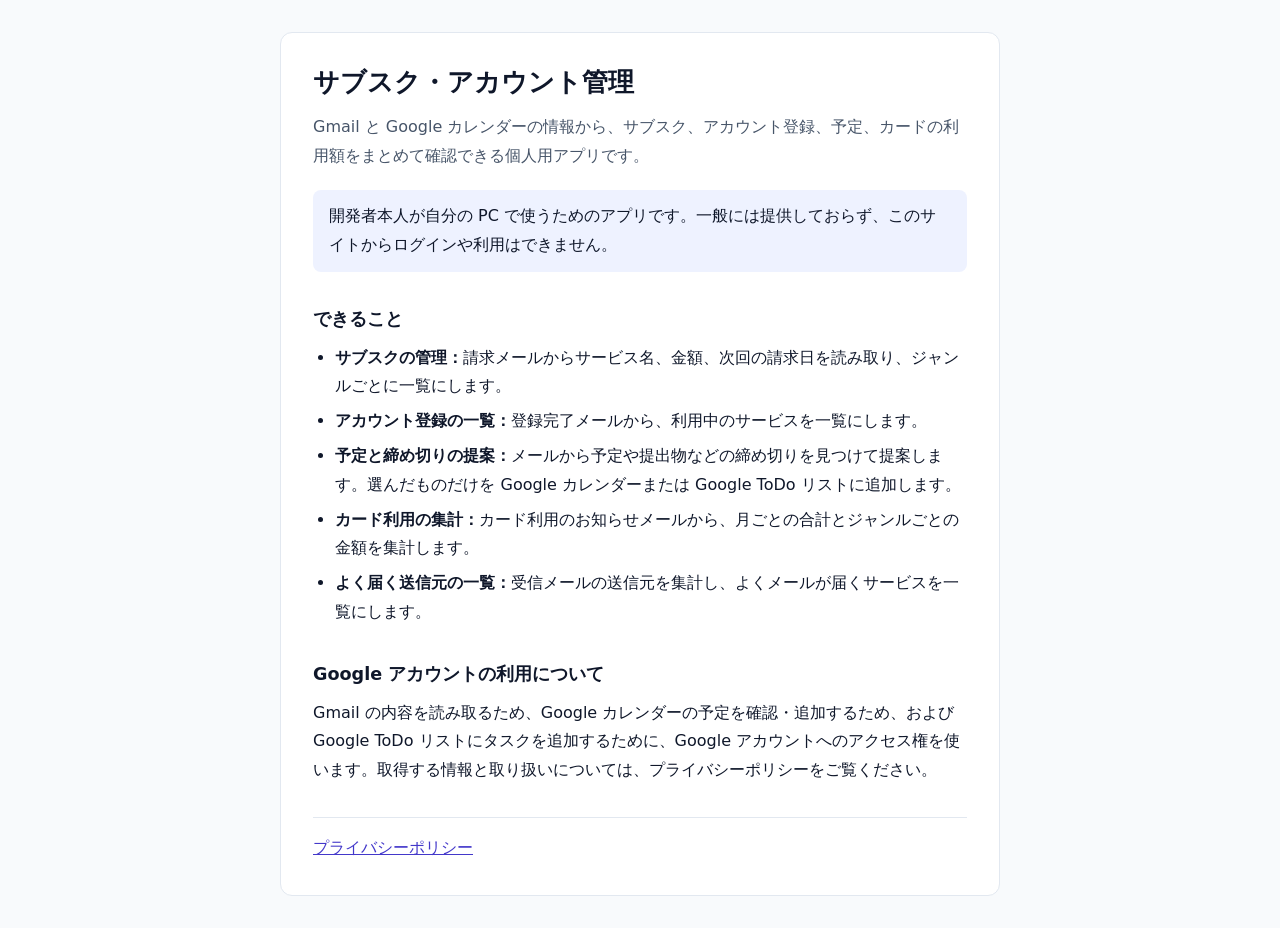
<file: index.html>
<!doctype html>
<html lang="ja">
<head>
  <meta charset="utf-8">
  <meta name="viewport" content="width=device-width, initial-scale=1">
  <title>サブスク・アカウント管理</title>
  <meta name="description" content="Gmail と Google カレンダーからサブスク・アカウント登録・予定をまとめて管理する個人用アプリです。">
  <link rel="stylesheet" href="style.css">
</head>
<body>
  <main>
    <h1>サブスク・アカウント管理</h1>
    <p class="lead">Gmail と Google カレンダーの情報から、サブスク、アカウント登録、予定、カードの利用額をまとめて確認できる個人用アプリです。</p>

    <div class="notice">開発者本人が自分の PC で使うためのアプリです。一般には提供しておらず、このサイトからログインや利用はできません。</div>

    <h2>できること</h2>
    <ul>
      <li><strong>サブスクの管理：</strong>請求メールからサービス名、金額、次回の請求日を読み取り、ジャンルごとに一覧にします。</li>
      <li><strong>アカウント登録の一覧：</strong>登録完了メールから、利用中のサービスを一覧にします。</li>
      <li><strong>予定と締め切りの提案：</strong>メールから予定や提出物などの締め切りを見つけて提案します。選んだものだけを Google カレンダーまたは Google ToDo リストに追加します。</li>
      <li><strong>カード利用の集計：</strong>カード利用のお知らせメールから、月ごとの合計とジャンルごとの金額を集計します。</li>
      <li><strong>よく届く送信元の一覧：</strong>受信メールの送信元を集計し、よくメールが届くサービスを一覧にします。</li>
    </ul>

    <h2>Google アカウントの利用について</h2>
    <p>Gmail の内容を読み取るため、Google カレンダーの予定を確認・追加するため、および Google ToDo リストにタスクを追加するために、Google アカウントへのアクセス権を使います。取得する情報と取り扱いについては、プライバシーポリシーをご覧ください。</p>

    <footer><a href="privacy.html">プライバシーポリシー</a></footer>
  </main>
</body>
</html>
</file>
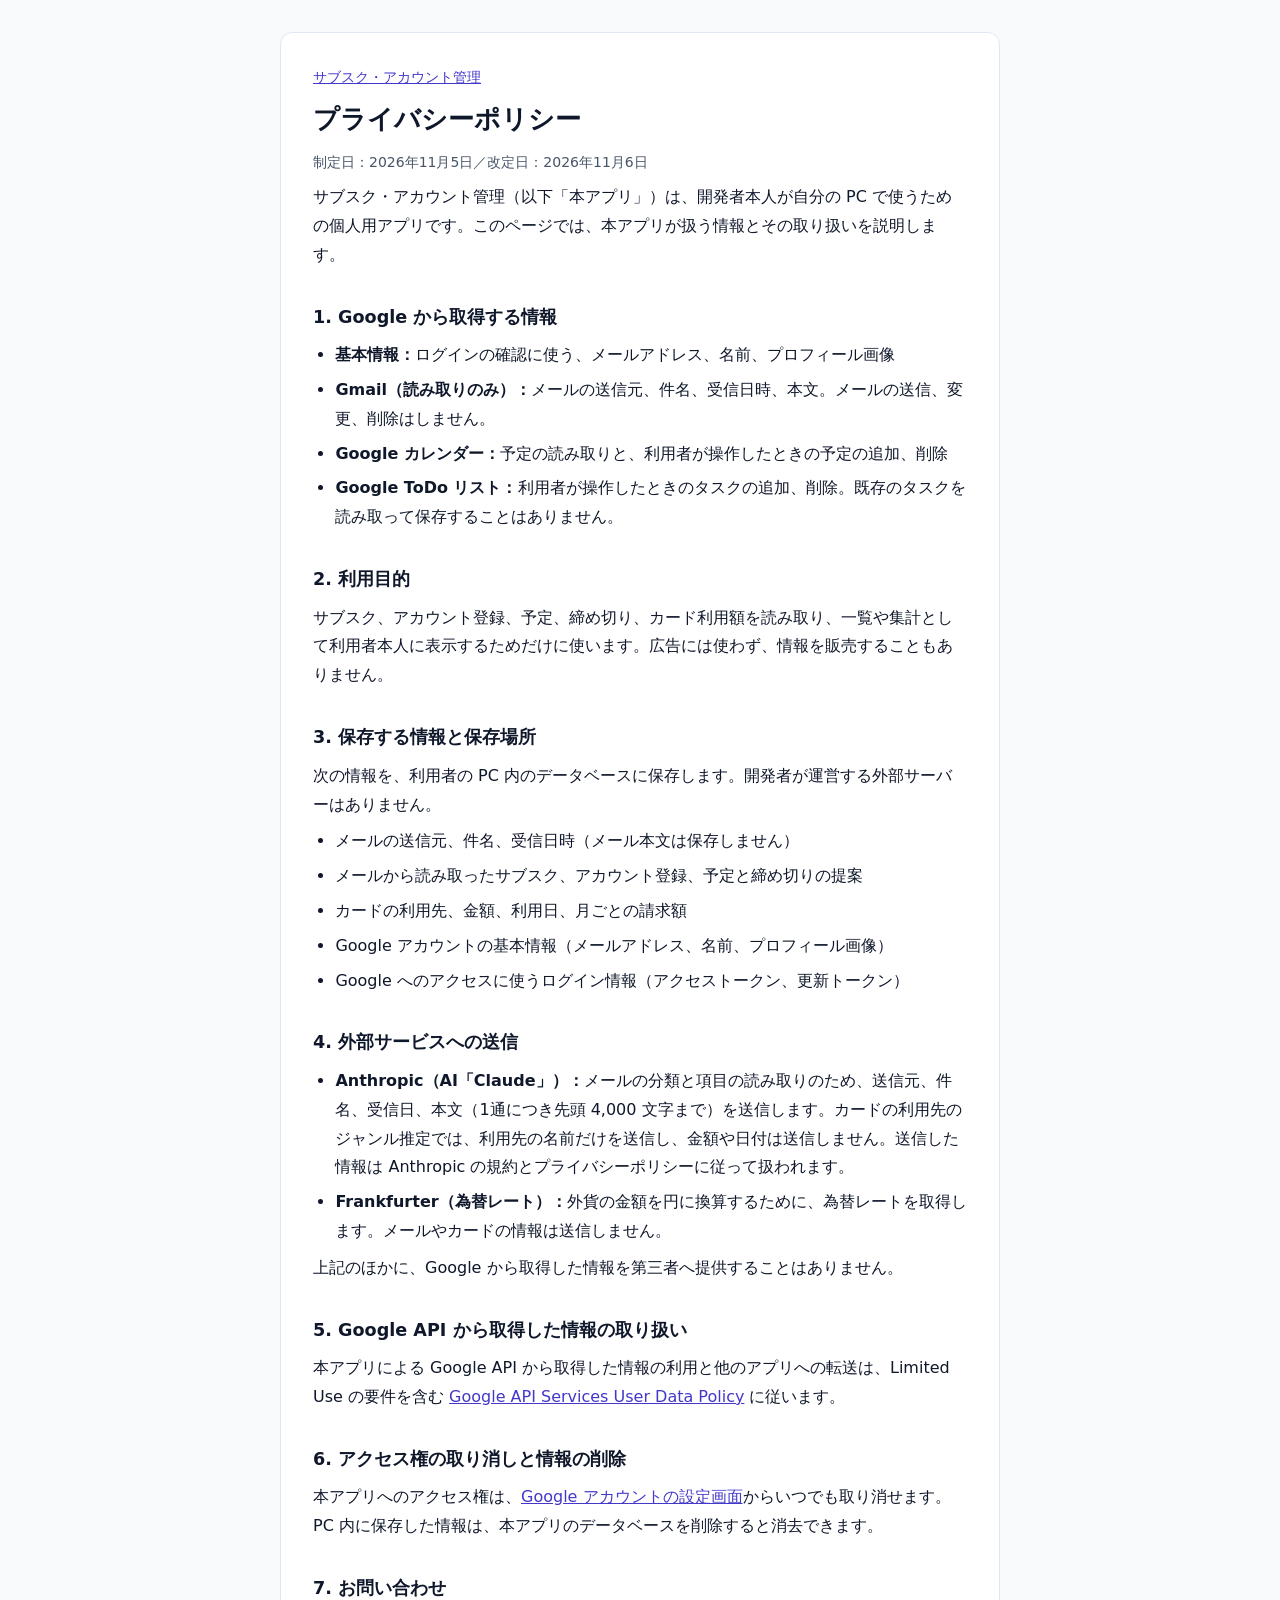
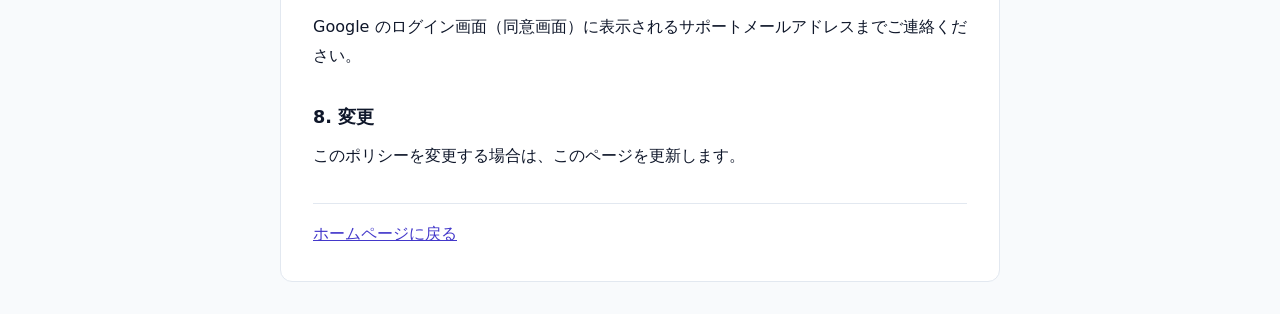
<file: privacy.html>
<!doctype html>
<html lang="ja">
<head>
  <meta charset="utf-8">
  <meta name="viewport" content="width=device-width, initial-scale=1">
  <title>プライバシーポリシー | サブスク・アカウント管理</title>
  <meta name="description" content="サブスク・アカウント管理における、Google アカウントの情報の取り扱いについて説明します。">
  <link rel="stylesheet" href="style.css">
</head>
<body>
  <main>
    <p class="back"><a href="index.html">サブスク・アカウント管理</a></p>
    <h1>プライバシーポリシー</h1>
    <p class="note">制定日：2026年11月5日／改定日：2026年11月6日</p>
    <p>サブスク・アカウント管理（以下「本アプリ」）は、開発者本人が自分の PC で使うための個人用アプリです。このページでは、本アプリが扱う情報とその取り扱いを説明します。</p>

    <h2>1. Google から取得する情報</h2>
    <ul>
      <li><strong>基本情報：</strong>ログインの確認に使う、メールアドレス、名前、プロフィール画像</li>
      <li><strong>Gmail（読み取りのみ）：</strong>メールの送信元、件名、受信日時、本文。メールの送信、変更、削除はしません。</li>
      <li><strong>Google カレンダー：</strong>予定の読み取りと、利用者が操作したときの予定の追加、削除</li>
      <li><strong>Google ToDo リスト：</strong>利用者が操作したときのタスクの追加、削除。既存のタスクを読み取って保存することはありません。</li>
    </ul>

    <h2>2. 利用目的</h2>
    <p>サブスク、アカウント登録、予定、締め切り、カード利用額を読み取り、一覧や集計として利用者本人に表示するためだけに使います。広告には使わず、情報を販売することもありません。</p>

    <h2>3. 保存する情報と保存場所</h2>
    <p>次の情報を、利用者の PC 内のデータベースに保存します。開発者が運営する外部サーバーはありません。</p>
    <ul>
      <li>メールの送信元、件名、受信日時（メール本文は保存しません）</li>
      <li>メールから読み取ったサブスク、アカウント登録、予定と締め切りの提案</li>
      <li>カードの利用先、金額、利用日、月ごとの請求額</li>
      <li>Google アカウントの基本情報（メールアドレス、名前、プロフィール画像）</li>
      <li>Google へのアクセスに使うログイン情報（アクセストークン、更新トークン）</li>
    </ul>

    <h2>4. 外部サービスへの送信</h2>
    <ul>
      <li><strong>Anthropic（AI「Claude」）：</strong>メールの分類と項目の読み取りのため、送信元、件名、受信日、本文（1通につき先頭 4,000 文字まで）を送信します。カードの利用先のジャンル推定では、利用先の名前だけを送信し、金額や日付は送信しません。送信した情報は Anthropic の規約とプライバシーポリシーに従って扱われます。</li>
      <li><strong>Frankfurter（為替レート）：</strong>外貨の金額を円に換算するために、為替レートを取得します。メールやカードの情報は送信しません。</li>
    </ul>
    <p>上記のほかに、Google から取得した情報を第三者へ提供することはありません。</p>

    <h2>5. Google API から取得した情報の取り扱い</h2>
    <p>本アプリによる Google API から取得した情報の利用と他のアプリへの転送は、Limited Use の要件を含む <a href="https://developers.google.com/terms/api-services-user-data-policy">Google API Services User Data Policy</a> に従います。</p>

    <h2>6. アクセス権の取り消しと情報の削除</h2>
    <p>本アプリへのアクセス権は、<a href="https://myaccount.google.com/permissions">Google アカウントの設定画面</a>からいつでも取り消せます。PC 内に保存した情報は、本アプリのデータベースを削除すると消去できます。</p>

    <h2>7. お問い合わせ</h2>
    <p>Google のログイン画面（同意画面）に表示されるサポートメールアドレスまでご連絡ください。</p>

    <h2>8. 変更</h2>
    <p>このポリシーを変更する場合は、このページを更新します。</p>

    <footer><a href="index.html">ホームページに戻る</a></footer>
  </main>
</body>
</html>
</file>
<file: style.css>
:root {
  color-scheme: light dark;
  --bg: #f8fafc;
  --surface: #ffffff;
  --text: #0f172a;
  --muted: #475569;
  --border: #e2e8f0;
  --link: #4338ca;
  --notice-bg: #eef2ff;
}

@media (prefers-color-scheme: dark) {
  :root {
    --bg: #0f172a;
    --surface: #1e293b;
    --text: #f1f5f9;
    --muted: #cbd5e1;
    --border: #334155;
    --link: #a5b4fc;
    --notice-bg: #312e81;
  }
}

* {
  box-sizing: border-box;
}

body {
  margin: 0;
  padding: 32px 16px;
  background: var(--bg);
  color: var(--text);
  font-family: system-ui, -apple-system, "Segoe UI", "Hiragino Sans", "Yu Gothic UI", sans-serif;
  line-height: 1.8;
  overflow-wrap: anywhere;
}

main {
  max-width: 720px;
  margin: 0 auto;
  padding: 32px;
  background: var(--surface);
  border: 1px solid var(--border);
  border-radius: 12px;
}

h1 {
  margin: 0 0 12px;
  font-size: 1.6rem;
  line-height: 1.4;
}

h2 {
  margin: 32px 0 8px;
  font-size: 1.1rem;
}

p {
  margin: 8px 0;
}

ul {
  margin: 8px 0;
  padding-left: 1.4em;
}

li {
  margin: 6px 0;
}

a {
  color: var(--link);
}

.lead {
  color: var(--muted);
}

.note {
  color: var(--muted);
  font-size: 0.875rem;
}

.back {
  margin: 0 0 12px;
  font-size: 0.875rem;
}

.notice {
  margin: 20px 0;
  padding: 12px 16px;
  background: var(--notice-bg);
  border-radius: 8px;
}

footer {
  margin-top: 32px;
  padding-top: 16px;
  border-top: 1px solid var(--border);
}

@media (max-width: 480px) {
  body {
    padding: 16px;
  }

  main {
    padding: 20px;
  }
}
</file>
